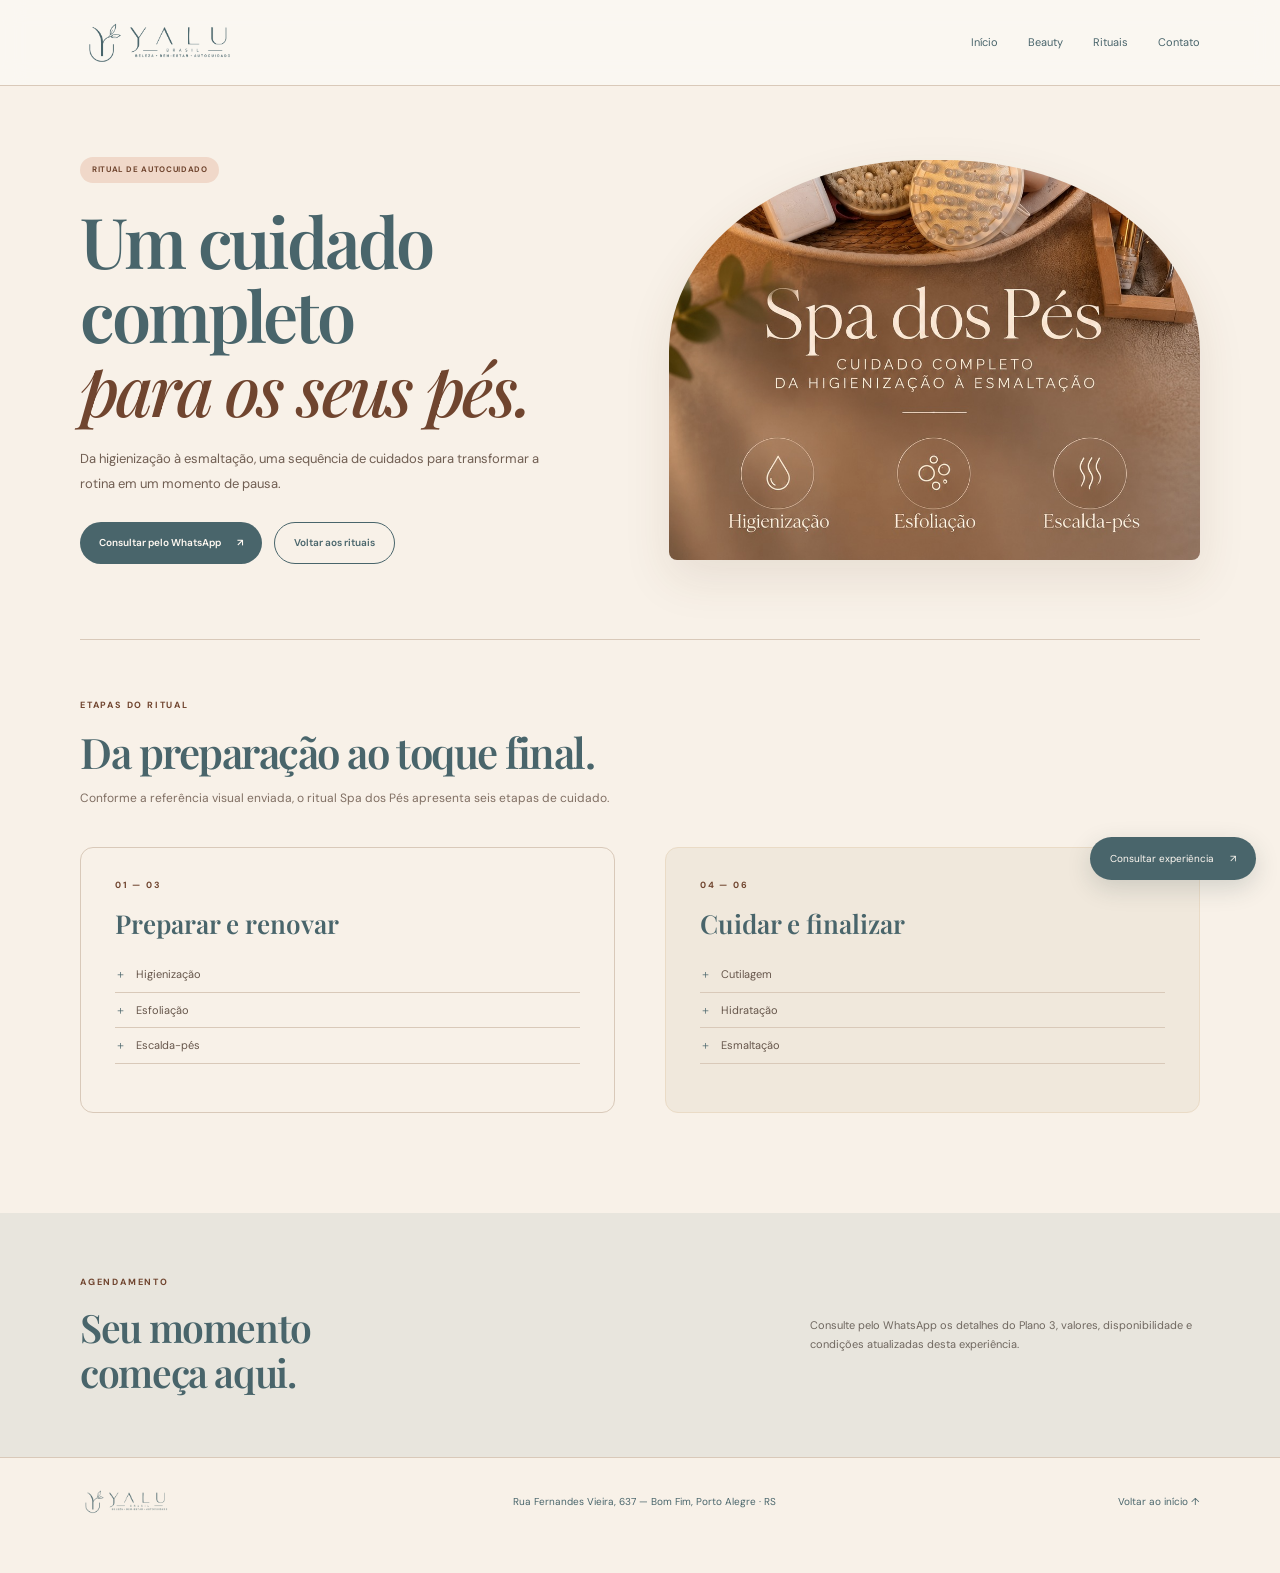
<file: spa-dos-pes.html>
<!DOCTYPE html>
<html lang="pt-BR">
<head>
  <meta charset="UTF-8"><meta name="viewport" content="width=device-width, initial-scale=1.0">
  <meta name="theme-color" content="#F8F1E8">
  <title>Spa dos Pés | Yalu Brasil</title>
  <link rel="preconnect" href="https://fonts.googleapis.com"><link rel="preconnect" href="https://fonts.gstatic.com" crossorigin>
  <link href="https://fonts.googleapis.com/css2?family=DM+Sans:wght@400;500;600;700&family=Playfair+Display:ital,wght@0,500;0,600;0,700;1,500;1,600&display=swap" rel="stylesheet">
  <link rel="stylesheet" href="css/style.css">
</head>
<body class="campaign-page">
<header class="site-header">
  <a class="brand" href="index.html"><img src="assets/img/logo-yalu-eucalipto.png" alt="Yalu Brasil"></a>
  <button class="menu-toggle" aria-label="Abrir menu" aria-expanded="false">☰</button>
  <nav class="main-nav" aria-label="Navegação principal">
    <a href="index.html">Início</a><a href="index.html#beauty">Beauty</a><a href="index.html#rituais">Rituais</a><a href="index.html#contato">Contato</a>
  </nav>
</header>
<main>
  <section class="campaign-hero section-wrap">
    <div class="campaign-copy">
      <span class="pill">Ritual de autocuidado</span>
      <h1>Um cuidado completo<br><em>para os seus pés.</em></h1>
      <p class="lead">Da higienização à esmaltação, uma sequência de cuidados para transformar a rotina em um momento de pausa.</p>
      <div class="button-row">
        <a class="button button-primary" href="https://wa.me/5551989286682?text=Ol%C3%A1%21%20Gostaria%20de%20saber%20mais%20sobre%20o%20Spa%20dos%20P%C3%A9s%20da%20Yalu%20Brasil." target="_blank" rel="noopener noreferrer">Consultar pelo WhatsApp <span>↗</span></a>
        <a class="button button-outline" href="index.html#rituais">Voltar aos rituais</a>
      </div>
    </div>
    <div class="campaign-image photo-frame">
      <img src="assets/img/spa-dos-pes-plano-3.png" alt="Spa dos Pés: cuidado completo da higienização à esmaltação">
    </div>
  </section>
  <section class="campaign-details section-wrap">
    <div class="detail-intro">
      <span class="eyebrow">Etapas do ritual</span>
      <h2>Da preparação ao toque final.</h2>
      <p>Conforme a referência visual enviada, o ritual Spa dos Pés apresenta seis etapas de cuidado.</p>
    </div>
    <div class="detail-columns">
      <article>
        <span class="eyebrow">01 — 03</span><h3>Preparar e renovar</h3>
        <ul class="minimal-list"><li>Higienização</li><li>Esfoliação</li><li>Escalda-pés</li></ul>
      </article>
      <article class="detail-highlight">
        <span class="eyebrow">04 — 06</span><h3>Cuidar e finalizar</h3>
        <ul class="minimal-list"><li>Cutilagem</li><li>Hidratação</li><li>Esmaltação</li></ul>
      </article>
    </div>
  </section>
  <section class="campaign-rule"><div class="section-wrap rule-inner"><div><span class="eyebrow">Agendamento</span><h2>Seu momento<br>começa aqui.</h2></div><p>Consulte pelo WhatsApp os detalhes do Plano 3, valores, disponibilidade e condições atualizadas desta experiência.</p></div></section>
</main>
<footer class="site-footer"><a class="brand footer-brand" href="index.html"><img src="assets/img/logo-yalu-eucalipto.png" alt="Yalu Brasil"></a><p>Rua Fernandes Vieira, 637 — Bom Fim, Porto Alegre · RS</p><a href="index.html">Voltar ao início ↑</a></footer>
<a class="floating-cta" href="https://wa.me/5551989286682?text=Ol%C3%A1%21%20Quero%20consultar%20o%20Spa%20dos%20P%C3%A9s%20da%20Yalu%20Brasil." target="_blank" rel="noopener noreferrer">Consultar experiência <span>↗</span></a>
<script src="js/main.js"></script>
</body></html>
</file>
<file: css/style.css>
/* YALU BRASIL — identidade visual e layout responsivo */
:root {
  --ink: #49656B;          /* verde-eucalipto da marca */
  --peach: #EBC8B5;        /* pêssego queimado */
  --sand: #D6B18E;         /* areia/caramelo */
  --paper: #F8F1E8;        /* off-white quente */
  --earth: #70452F;        /* terracota terroso */
  --sage: #E8E5DD;         /* neutro mineral */
  --line: #D9C9B9;
  --white: #FFF9F2;
  --cocoa: #8B5538;
  --clay: #A96C4A;
  --serif: "Playfair Display", Georgia, serif;
  --sans: "DM Sans", Arial, sans-serif;
}

* { box-sizing: border-box; }
html { scroll-behavior: smooth; scroll-padding-top: 90px; }
body {
  margin: 0;
  background: var(--paper);
  color: var(--earth);
  font-family: var(--sans);
  font-size: 14px;
  line-height: 1.7;
}
a { color: inherit; text-decoration: none; }
img { display: block; max-width: 100%; }
.section-wrap { width: min(1120px, calc(100% - 64px)); margin-inline: auto; }

.site-header {
  height: 86px;
  padding: 0 max(32px, calc((100vw - 1120px) / 2));
  display: flex;
  align-items: center;
  justify-content: space-between;
  border-bottom: 1px solid var(--line);
  background: rgba(250, 247, 242, .96);
  position: sticky;
  top: 0;
  z-index: 20;
  backdrop-filter: blur(12px);
}
.brand { display: inline-flex; align-items: center; color: var(--ink); }
.brand img { width: 155px; height: auto; }
.main-nav { display: flex; gap: 30px; font-size: 11px; color: var(--ink); }
.main-nav a { transition: color .2s ease; }
.main-nav a:hover, .text-link:hover { color: var(--earth); }
.menu-toggle {
  display: none;
  border: 0;
  background: transparent;
  color: var(--ink);
  font-size: 24px;
  cursor: pointer;
}

.eyebrow {
  display: block;
  margin-bottom: 15px;
  color: var(--earth);
  font-size: 9px;
  font-weight: 700;
  letter-spacing: .2em;
  text-transform: uppercase;
}
.hero {
  min-height: 570px;
  display: grid;
  grid-template-columns: 1fr 1fr;
  align-items: center;
  position: relative;
  padding-top: 58px;
  padding-bottom: 88px;
}
.hero-copy { padding: 0 0 36px 6px; position: relative; z-index: 2; }
.hero h1, .campaign-copy h1 {
  margin: 0 0 22px;
  color: var(--ink);
  font: 600 clamp(52px, 6vw, 76px)/1.06 var(--serif);
  letter-spacing: -.045em;
}
.hero h1 em, .campaign-copy h1 em { color: var(--earth); font-weight: 500; }
.lead { max-width: 430px; color: #705E52; font-size: 13px; line-height: 1.9; }
.button-row { display: flex; align-items: center; gap: 12px; flex-wrap: wrap; margin-top: 25px; }
.button {
  min-height: 42px;
  padding: 0 19px;
  border-radius: 40px;
  display: inline-flex;
  align-items: center;
  gap: 16px;
  font-size: 10px;
  font-weight: 600;
  transition: .2s ease;
}
.button-primary { background: var(--ink); color: var(--white); }
.button-primary:hover { background: #344E53; transform: translateY(-2px); }
.button-outline { border: 1px solid var(--ink); color: var(--ink); }
.button-outline:hover { background: var(--peach); }
.hero-visual {
  height: 390px;
  position: relative;
  display: flex;
  align-items: center;
  justify-content: center;
}
.hero-photo {
  width: 74%;
  height: 345px;
  overflow: hidden;
  border-radius: 48% 48% 5px 5px;
  position: relative;
  z-index: 1;
}
.hero-photo img { width: 100%; height: 100%; object-fit: cover; }
.floating-note {
  position: absolute;
  z-index: 2;
  right: 2%;
  bottom: 10px;
  width: 112px;
  height: 112px;
  border-radius: 50%;
  background: var(--peach);
  display: grid;
  place-content: center;
  text-align: center;
  font: italic 14px/1.25 var(--serif);
  color: var(--earth);
  transform: rotate(8deg);
}
.orbit {
  position: absolute;
  border: 1px solid var(--sand);
  border-radius: 48% 48% 0 0;
  width: 78%;
  height: 94%;
  top: 0;
  left: 8%;
}
.hero-bottom {
  position: absolute;
  bottom: 0;
  left: 0;
  right: 0;
  border-bottom: 1px solid var(--line);
  padding: 16px 0;
  display: flex;
  justify-content: space-between;
  gap: 18px;
  color: var(--ink);
  font-size: 9px;
  letter-spacing: .08em;
  text-transform: uppercase;
}

.experiences { padding-top: 100px; padding-bottom: 105px; }
.section-heading { margin-bottom: 48px; }
.section-heading h2, .clarity-inner h2, .contact-panel h2,
.detail-intro h2, .rule-inner h2 {
  margin: 0 0 12px;
  color: var(--ink);
  font: 600 clamp(34px, 4vw, 48px)/1.15 var(--serif);
  letter-spacing: -.035em;
}
.section-heading p { margin: 0; color: #806F63; font-size: 12px; }
.experience-card {
  display: grid;
  grid-template-columns: 1fr 1fr;
  gap: 62px;
  align-items: center;
  padding: 0 0 52px;
  margin-bottom: 52px;
  border-bottom: 1px solid var(--line);
}
.experience-card:last-child { border: 0; margin: 0; padding: 0; }
.experience-image {
  height: 340px;
  position: relative;
  overflow: hidden;
  border-radius: 48% 48% 8px 8px;
  display: block;
}
.experience-image img { width: 100%; height: 100%; object-fit: cover; transition: transform .6s; }
.experience-image:hover img { transform: scale(1.04); }
.experience-copy { max-width: 460px; }
.pill {
  display: inline-block;
  background: var(--peach);
  color: var(--earth);
  border-radius: 30px;
  padding: 6px 12px;
  font-size: 8px;
  letter-spacing: .08em;
  text-transform: uppercase;
  font-weight: 700;
}
.experience-copy h3 {
  margin: 15px 0 10px;
  color: var(--ink);
  font: 600 32px/1.15 var(--serif);
}
.experience-copy p { color: #806F63; font-size: 12px; max-width: 430px; }
.minimal-list { list-style: none; padding: 0; margin: 18px 0; color: #66564B; font-size: 11px; }
.minimal-list li { padding: 8px 0; border-bottom: 1px solid var(--line); }
.minimal-list li::before { content: "＋"; color: var(--ink); margin-right: 10px; }
.text-link {
  display: inline-flex;
  gap: 14px;
  align-items: center;
  color: var(--ink);
  font-size: 10px;
  font-weight: 700;
  border-bottom: 1px solid var(--sand);
  padding: 0 0 5px;
  margin-top: 10px;
}
.experience-reverse { grid-template-columns: 1fr 1fr; }
.image-abstract {
  background: linear-gradient(145deg, #E7E9E3, #D7E0DC 50%, #E8D8C9);
  isolation: isolate;
}
.image-abstract::before {
  content: "";
  position: absolute;
  inset: 8% 10% 0;
  border: 1px solid rgba(230, 203, 170, .9);
  border-radius: 48% 48% 0 0;
}
.abstract-line {
  position: absolute;
  width: 44%;
  height: 75%;
  left: 29%;
  top: 15%;
  border: 1px solid rgba(73, 101, 107, .5);
  border-radius: 50%;
  transform: rotate(26deg);
}
.abstract-orb {
  position: absolute;
  width: 145px;
  height: 145px;
  border-radius: 50%;
  background: rgba(253, 228, 218, .82);
  right: 13%;
  top: 18%;
  filter: blur(1px);
}
.abstract-caption {
  position: absolute;
  bottom: 18%;
  left: 17%;
  color: var(--ink);
  font: italic 30px/1.15 var(--serif);
}

.clarity-band { background: var(--sage); padding: 76px 0; }
.clarity-inner {
  display: grid;
  grid-template-columns: .8fr 1.2fr;
  gap: 76px;
  align-items: center;
}
.clarity-inner h2 { font-size: 42px; }
.clarity-inner > div:first-child p { max-width: 290px; color: #786D63; font-size: 11px; }
.clarity-grid { display: grid; grid-template-columns: 1fr 1fr; gap: 10px; }
.clarity-grid article {
  min-height: 126px;
  padding: 18px 20px;
  background: rgba(255,255,255,.68);
  border: 1px solid #E3E0DB;
  border-radius: 13px;
}
.clarity-grid b { color: var(--earth); font: 600 19px var(--serif); }
.clarity-grid h4 { margin: 7px 0 4px; color: var(--ink); font: 600 16px var(--serif); }
.clarity-grid p { margin: 0; color: #786D63; font-size: 10px; }

.contact { padding-top: 88px; padding-bottom: 88px; }
.contact-panel {
  display: grid;
  grid-template-columns: 1fr .55fr;
  gap: 50px;
  align-items: end;
  padding: 52px 58px;
  background: var(--peach);
  border-radius: 17px;
}
.contact-panel h2 { font-size: 43px; }
.contact-panel p { font-size: 11px; line-height: 1.9; }
.contact-side { padding-bottom: 7px; }
.contact-side p { max-width: 280px; }
.site-footer {
  min-height: 88px;
  border-top: 1px solid var(--line);
  padding: 22px max(32px, calc((100vw - 1120px) / 2));
  display: flex;
  align-items: center;
  justify-content: space-between;
  gap: 20px;
  color: var(--ink);
  font-size: 10px;
}
.footer-brand img { width: 90px; }
.site-footer p { margin: 0; }
.floating-cta {
  position: fixed;
  right: 24px;
  bottom: 20px;
  z-index: 15;
  padding: 13px 20px;
  border-radius: 40px;
  background: var(--ink);
  color: var(--white);
  font-size: 10px;
  box-shadow: 0 8px 25px rgba(38,61,61,.17);
}
.floating-cta span { margin-left: 13px; }

/* Páginas individuais das campanhas */
.campaign-hero {
  min-height: 535px;
  display: grid;
  grid-template-columns: 1fr 1fr;
  gap: 58px;
  align-items: center;
  padding-top: 70px;
  padding-bottom: 75px;
}
.campaign-copy h1 { font-size: clamp(48px, 5.8vw, 70px); margin-top: 20px; }
.campaign-copy .lead { max-width: 470px; }
.campaign-image { height: 400px; position: relative; overflow: hidden; }
.photo-frame { border-radius: 48% 48% 8px 8px; }
.photo-frame img { width: 100%; height: 100%; object-fit: cover; }
.campaign-image .image-note {
  position: absolute;
  right: 12px;
  bottom: 18px;
  width: 102px;
  height: 102px;
  border-radius: 50%;
  display: grid;
  place-content: center;
  background: var(--peach);
  color: var(--earth);
  text-align: center;
  font: italic 13px/1.2 var(--serif);
  transform: rotate(7deg);
}
.campaign-abstract { border-radius: 48% 48% 8px 8px; }
.campaign-abstract .abstract-caption { font-size: 34px; }
.campaign-details { padding: 58px 0 100px; border-top: 1px solid var(--line); }
.detail-intro { max-width: 650px; margin-bottom: 38px; }
.detail-intro h2 { font-size: 42px; }
.detail-intro p { color: #806F63; font-size: 12px; }
.detail-columns { display: grid; grid-template-columns: 1fr 1fr; gap: 50px; }
.detail-columns article { padding: 30px 34px; border: 1px solid var(--line); border-radius: 13px; }
.detail-columns h3 { margin: 12px 0; color: var(--ink); font: 600 26px/1.2 var(--serif); }
.detail-highlight { background: #F0E8DC; border-color: #EADBC6 !important; }
.detail-highlight p { color: #705E52; font-size: 11px; }
.campaign-rule { padding: 62px 0; background: var(--sage); }
.rule-inner { display: flex; justify-content: space-between; align-items: center; gap: 48px; }
.rule-inner h2 { font-size: 39px; margin: 0; }
.rule-inner > p { max-width: 390px; color: #6F675F; font-size: 11px; }
.campaign-page .site-footer { margin-bottom: 28px; }

@media (max-width: 760px) {
  .section-wrap { width: min(100% - 38px, 560px); }
  .site-header { height: 74px; padding: 0 19px; }
  /* Ajuste sutil: logo um pouco maior no mobile, sem alterar o desktop */
  .brand img { width: 145px; height: auto; }
  .menu-toggle { display: block; }
  .main-nav {
    display: none;
    position: absolute;
    top: 73px;
    left: 0;
    right: 0;
    padding: 19px 22px;
    background: var(--paper);
    border-bottom: 1px solid var(--line);
    flex-direction: column;
    gap: 16px;
  }
  .main-nav.open { display: flex; }
  .hero { grid-template-columns: 1fr; min-height: auto; padding-top: 48px; padding-bottom: 75px; }
  .hero-copy { padding: 0; }
  .hero h1 { font-size: 56px; }
  .hero-visual { height: 315px; margin-top: 25px; }
  .hero-photo { width: 76%; height: 285px; }
  .floating-note { width: 94px; height: 94px; right: 0; font-size: 12px; }
  .hero-bottom { font-size: 7px; gap: 12px; }
  .hero-bottom span:last-child { text-align: right; }
  .experiences { padding-top: 68px; padding-bottom: 72px; }
  .section-heading { margin-bottom: 32px; }
  .section-heading h2 { font-size: 35px; }
  .experience-card, .experience-reverse { grid-template-columns: 1fr; gap: 25px; padding-bottom: 38px; margin-bottom: 38px; }
  .experience-reverse .experience-copy { order: 2; }
  .experience-reverse .experience-image { order: 1; }
  .experience-image { height: 300px; }
  .experience-copy h3 { font-size: 29px; }
  .clarity-band { padding: 54px 0; }
  .clarity-inner { grid-template-columns: 1fr; gap: 24px; }
  .clarity-inner h2 { font-size: 37px; }
  .clarity-grid { gap: 8px; }
  .clarity-grid article { min-height: 122px; padding: 14px; }
  .clarity-grid h4 { font-size: 14px; }
  .contact { padding: 52px 0; }
  .contact-panel { grid-template-columns: 1fr; gap: 17px; padding: 32px 25px; }
  .contact-panel h2 { font-size: 35px; }
  .site-footer { padding: 22px 19px; flex-wrap: wrap; }
  .site-footer p { order: 3; width: 100%; }
  .floating-cta { right: 13px; bottom: 13px; padding: 11px 16px; }
  .campaign-hero { grid-template-columns: 1fr; gap: 28px; padding-top: 48px; padding-bottom: 52px; }
  .campaign-copy h1 { font-size: 49px; }
  .campaign-image { height: 315px; }
  .campaign-details { padding: 45px 0 62px; }
  .detail-intro h2 { font-size: 34px; }
  .detail-columns { grid-template-columns: 1fr; gap: 13px; }
  .detail-columns article { padding: 23px; }
  .rule-inner { display: block; }
  .rule-inner h2 { font-size: 34px; }
  .rule-inner > p { margin-top: 18px; }
  .campaign-rule { padding: 46px 0; }
}
@media (prefers-reduced-motion: reduce) {
  html { scroll-behavior: auto; }
  *, *::before, *::after { transition: none !important; }
}


/* Complemento visual: editorial quente, fotografia em destaque e rituais */
.hero-photo, .experience-image, .campaign-image {
  box-shadow: 0 18px 48px rgba(91, 55, 34, .10);
}
.hero-photo img, .experience-image img, .campaign-image img {
  filter: saturate(.88) contrast(1.02);
}
.pill { background: #F0D8C9; }
.button-primary, .floating-cta { background: var(--ink); }
.clarity-band { background: #E9E7DF; }
.contact-panel { background: #F2DCCE; }
.experience-copy h3, .section-heading h2, .detail-intro h2,
.contact-panel h2, .clarity-inner h2 { text-wrap: balance; }

.rituals-section {
  padding: 86px 0 96px;
  background: #E8DED1;
}
.rituals-heading {
  max-width: 650px;
  margin: 0 auto 38px;
  text-align: center;
}
.rituals-heading h2 {
  margin: 0 0 12px;
  color: var(--ink);
  font: 600 clamp(34px, 4vw, 48px)/1.12 var(--serif);
}
.rituals-heading p { color: #786456; font-size: 12px; }
.ritual-carousel {
  display: flex;
  align-items: stretch;
  gap: 10px;
  min-height: 430px;
  width: 100%;
}

.ritual-slide {
  --ritual-image: none;
  position: relative;
  isolation: isolate;
  flex: 1 1 0;
  min-width: 0;
  min-height: 430px;
  overflow: hidden;
  padding: 0;
  border: 0;
  appearance: none;
  border-radius: 180px 180px 12px 12px;
  background: #8B6149;
  color: #FFF8EF;
  text-align: left;
  cursor: pointer;
  transition:
    flex-grow .6s cubic-bezier(.2,.75,.2,1),
    border-radius .45s ease,
    box-shadow .45s ease;
}

/* A imagem fica numa camada própria, acima do fundo e abaixo do conteúdo. */
.ritual-slide::before {
  content: "";
  position: absolute;
  z-index: 0;
  pointer-events: none;
  inset: -8px;
  background-image: var(--ritual-image);
  background-position: center;
  background-size: cover;
  filter: blur(7px);
  transform: scale(1.06);
  transition: filter .55s ease, transform .7s ease;
}

.ritual-slide-shade {
  position: absolute;
  z-index: 1;
  pointer-events: none;
  inset: 0;
  background: linear-gradient(
    180deg,
    rgba(40,25,17,.08) 5%,
    rgba(40,25,17,.25) 42%,
    rgba(40,25,17,.86) 100%
  );
  opacity: .9;
  transition: opacity .45s ease;
}

.ritual-slide-content {
  position: absolute;
  z-index: 2;
  inset: auto 24px 28px;
  display: flex;
  flex-direction: column;
  align-items: flex-start;
  opacity: .95;
  transform: translateY(5px);
  transition: transform .45s ease, opacity .4s ease;
  pointer-events: none;
}

.ritual-slide .eyebrow {
  color: #FFF2E5;
  font-size: 8px;
  margin-bottom: 13px;
}

.ritual-slide strong {
  display: block;
  color: #FFF8EF;
  font: 600 clamp(22px, 2.1vw, 31px)/1.12 var(--serif);
  letter-spacing: -.025em;
}

.ritual-description {
  display: block;
  max-width: 310px;
  margin-top: 10px;
  color: rgba(255,248,239,.96);
  font-size: 11px;
  line-height: 1.65;
  opacity: 0;
  max-height: 0;
  overflow: hidden;
  transition: opacity .3s ease, max-height .4s ease;
}

.ritual-action {
  margin-top: 16px;
  color: #FFF8EF;
  font-size: 9px;
  letter-spacing: .08em;
  text-transform: uppercase;
  opacity: 0;
  transition: opacity .3s ease;
}

/* O estado selecionado é controlado pela classe .is-active. */
.ritual-slide.is-active {
  flex-grow: 2.7;
  border-radius: 160px 160px 12px 12px;
  box-shadow: 0 18px 42px rgba(64,39,25,.18);
}

.ritual-slide.is-active::before {
  filter: blur(0);
  transform: scale(1);
}

.ritual-slide.is-active .ritual-slide-shade {
  opacity: .66;
}

.ritual-slide.is-active .ritual-slide-content {
  opacity: 1;
  transform: translateY(0);
}

.ritual-slide.is-active .ritual-description {
  opacity: 1;
  max-height: 120px;
}

.ritual-slide.is-active .ritual-action {
  opacity: 1;
}

/* Hover só existe em dispositivos que realmente usam mouse. */
@media (hover: hover) and (pointer: fine) {
  .ritual-slide:hover {
    flex-grow: 2.7;
    border-radius: 160px 160px 12px 12px;
    box-shadow: 0 18px 42px rgba(64,39,25,.18);
  }

  .ritual-slide:hover::before {
    filter: blur(0);
    transform: scale(1);
  }

  .ritual-slide:hover .ritual-slide-shade {
    opacity: .66;
  }

  .ritual-slide:hover .ritual-slide-content {
    opacity: 1;
    transform: translateY(0);
  }

  .ritual-slide:hover .ritual-description {
    opacity: 1;
    max-height: 120px;
  }

  .ritual-slide:hover .ritual-action {
    opacity: 1;
  }
}

.ritual-slide:focus-visible {
  outline: 2px solid var(--ink);
  outline-offset: 4px;
}

.carousel-hint {
  margin: 13px 0 0;
  color: #806F63;
  text-align: center;
  font-size: 9px;
  letter-spacing: .04em;
}

.spa-pes-feature {
  display: grid;
  grid-template-columns: .9fr 1.1fr;
  align-items: center;
  gap: 55px;
  padding-top: 78px;
}
.spa-pes-art {
  display: block;
  overflow: hidden;
  border-radius: 5px;
  box-shadow: 0 18px 45px rgba(76, 48, 31, .16);
}
.spa-pes-art img { width: 100%; height: auto; }
.spa-pes-copy h2 {
  margin: 0 0 14px;
  color: var(--ink);
  font: 600 clamp(36px, 4vw, 50px)/1.1 var(--serif);
}
.spa-pes-copy p { color: #786456; font-size: 12px; }
.spa-steps {
  display: grid;
  grid-template-columns: repeat(3, 1fr);
  gap: 10px;
  margin: 22px 0;
}
.spa-steps span {
  padding: 11px 8px;
  text-align: center;
  border: 1px solid rgba(112,69,47,.22);
  border-radius: 40px;
  color: var(--earth);
  font-size: 10px;
}
@media (max-width: 760px) {
  .rituals-section { padding: 58px 0; }
  .ritual-carousel {
    display: flex;
    min-height: 390px;
    gap: 10px;
    overflow-x: auto;
    overflow-y: hidden;
    scroll-snap-type: x mandatory;
    scroll-padding-inline: 12px;
    padding: 4px 12px 18px;
    margin-inline: -12px;
    -webkit-overflow-scrolling: touch;
    scrollbar-width: thin;
  }

  .ritual-slide,
  .ritual-slide.is-active {
    flex: 0 0 min(82vw, 340px);
    width: min(82vw, 340px);
    min-height: 370px;
    scroll-snap-align: center;
    border-radius: 145px 145px 12px 12px;
  }

  .ritual-slide.is-active {
    box-shadow: 0 14px 32px rgba(64,39,25,.16);
  }

  .ritual-slide::before {
    filter: blur(7px);
  }

  .ritual-slide.is-active::before {
    filter: blur(0);
  }

  .ritual-slide .ritual-slide-content {
    inset: auto 20px 22px;
  }

  .ritual-slide .ritual-description {
    font-size: 10px;
  }

  .carousel-hint { font-size: 8px; }
  .spa-pes-feature { grid-template-columns: 1fr; gap: 25px; padding-top: 52px; }
  .spa-steps { grid-template-columns: repeat(2, 1fr); }
}


/* Galeria de imagens reais da Yalu */
.photo-gallery {
  padding-top: 76px;
  padding-bottom: 84px;
}
.photo-gallery .section-heading { max-width: 650px; margin-bottom: 30px; }
.photo-grid {
  display: grid;
  grid-template-columns: repeat(4, minmax(0, 1fr));
  gap: 16px;
}
.photo-grid figure {
  margin: 0;
  min-width: 0;
  overflow: hidden;
  border-radius: 5px 5px 26px 5px;
  background: #f0e8de;
}
.photo-grid img {
  display: block;
  width: 100%;
  height: 270px;
  object-fit: cover;
  transition: transform .5s ease;
}
.photo-grid figure:hover img { transform: scale(1.035); }
.photo-grid figcaption {
  padding: 13px 15px 16px;
  color: var(--earth, #6B4E3D);
  font: 500 12px/1.4 var(--sans, 'DM Sans', sans-serif);
}
.photo-grid-3 { grid-template-columns: repeat(3, minmax(0, 1fr)); }
@media (max-width: 900px) {
  .photo-grid { grid-template-columns: repeat(2, minmax(0, 1fr)); }
  .photo-grid img { height: 250px; }
}
@media (max-width: 520px) {
  .photo-gallery { padding-top: 52px; padding-bottom: 58px; }
  .photo-grid { gap: 10px; }
  .photo-grid img { height: 190px; }
  .photo-grid figcaption { padding: 10px; font-size: 11px; }
}
</file>
